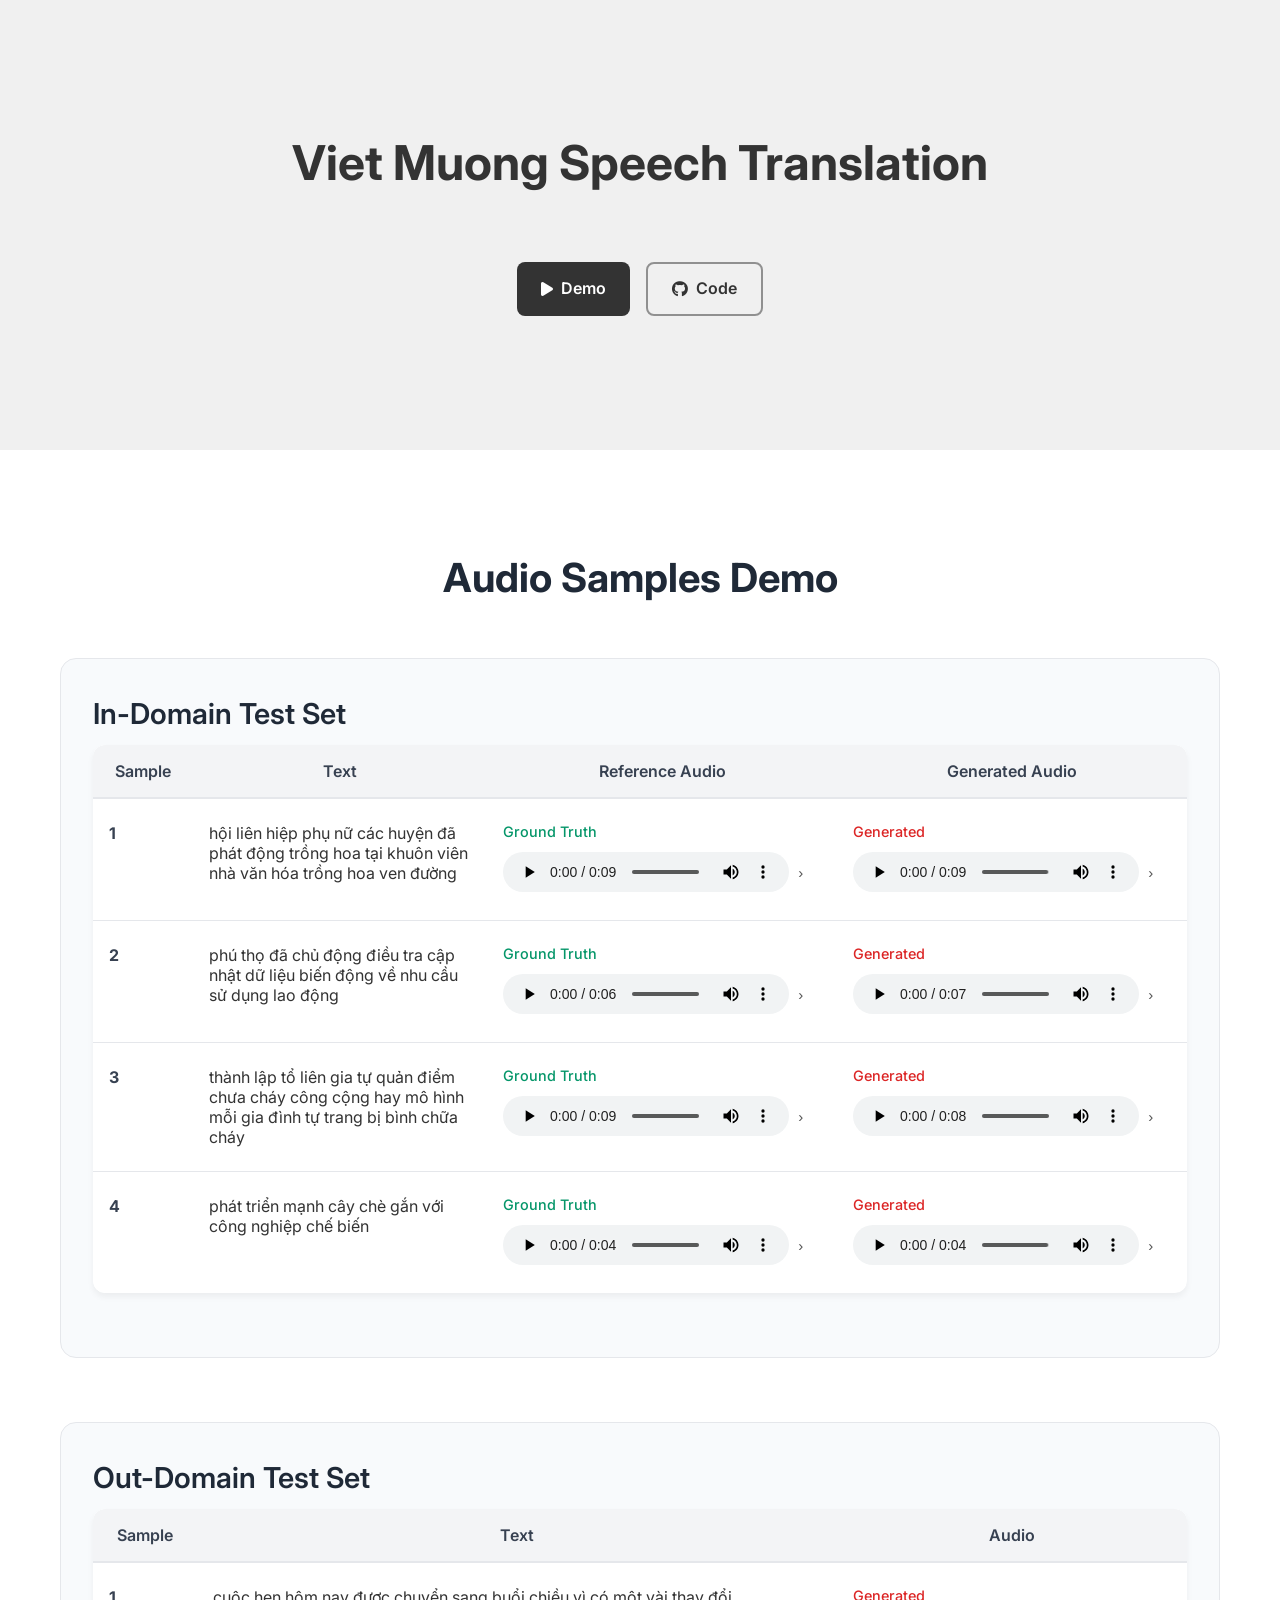
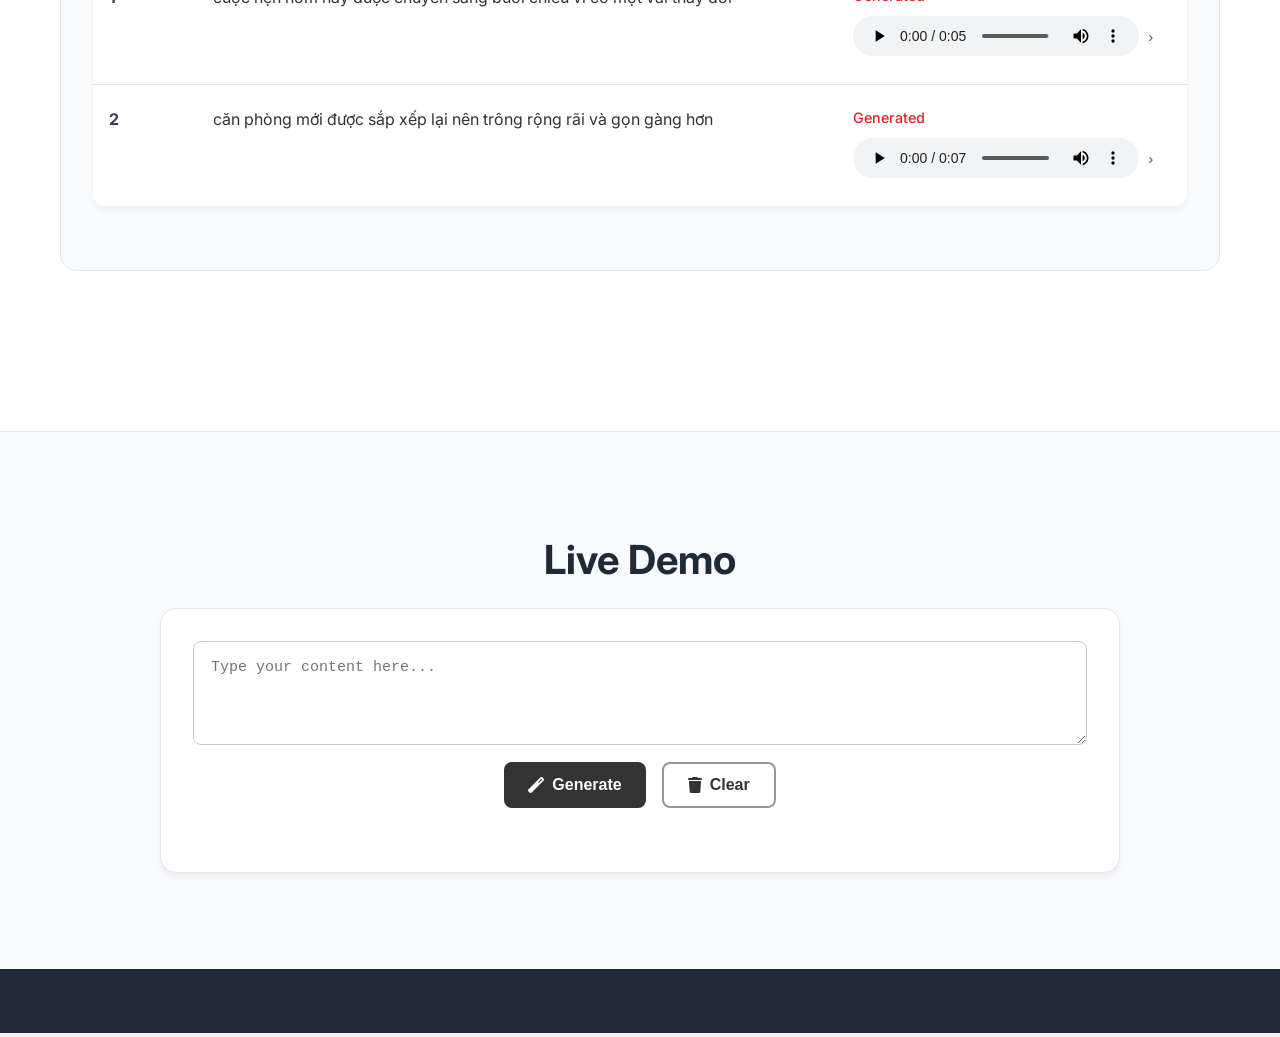
<file: demo/index.html>
<html lang="en"><head>
    <meta charset="UTF-8">
    <meta name="viewport" content="width=device-width, initial-scale=1.0">
    <link rel="icon" href="favicon.png" type="image/png">
    <title>Viet Muong Speech Translation</title>
    <link rel="stylesheet" href="styles.css">
    <link href="https://fonts.googleapis.com/css2?family=Inter:wght@300;400;500;600;700&amp;display=swap" rel="stylesheet">
    <link href="https://cdnjs.cloudflare.com/ajax/libs/font-awesome/6.0.0/css/all.min.css" rel="stylesheet">
  </head>
  <body>
    <!-- Hero Section -->
    <section id="home" class="hero">
      <div class="hero-container">
        <div class="hero-content">
          <h1 class="hero-title">
            Viet Muong Speech Translation
          </h1>

          <!-- Action Buttons -->
          <div class="hero-buttons">
            <a href="#demo" class="btn btn-primary">
              <i class="fas fa-play"></i>
              Demo
            </a>
            <a href="coming-soon.html" class="btn btn-outline">
              <i class="fab fa-github"></i>
              Code
            </a>
          </div>
        </div>
      </div>
    </section>
    <!-- Demo Section -->
    <section id="demo" class="demo-section">
      <div class="demo-container">
        <h2 class="section-title animate">Audio Samples Demo</h2>

        <div id="experiments-container" class="experiments-container"><div class="experiment">
        <h3 class="experiment-title">In-domain test set</h3>
        <div class="table-container">
            <table class="samples-table in">
                <thead>
                    <tr>
                        <th>Sample</th><th>Text</th><th>Reference Audio</th><th>Generated Audio</th>
                    </tr>
                </thead>
                <tbody>
    
            <tr>
                <td class="sample-index" data-label="Sample">1</td>
        
                <td data-label="Text">
                    <p>hội liên hiệp phụ nữ các huyện đã phát động trồng hoa tại khuôn viên nhà văn hóa trồng hoa ven đường</p>
                </td>
            
                <td data-label="Ref Audio">
                    <div class="audio-item">
                        <div class="audio-label ground-truth"></div>
                        <div class="audio-player">
                            <audio controls="" data-sample="001" data-model="gt" data-audio-path="./sample/in-domain/gt/001.wav">
                                <source src="./sample/in-domain/gt/001.wav" type="audio/wav">
                                Your browser does not support the audio element.
                            </audio>
                            <button class="show-spec-btn">›</button>
                        </div>
                        
                        <div class="spectrogram-container" style="display:none;">
                            <div class="spectrogram-label">Spectrogram</div>
                            <img
                                src="./spectrogram/in-domain/gt/001.png"
                                alt="Spectrogram"
                                class="spectrogram-image"
                            >
                        </div>

                    </div>
                </td>

                <td data-label="Gen Audio">
                    <div class="audio-item">
                        <div class="audio-label gen"></div>
                        <div class="audio-player">
                            <audio controls="" data-sample="001" data-model="infer" data-audio-path="./sample/in-domain/infer/001.wav">
                                <source src="./sample/in-domain/infer/001.wav" type="audio/wav">
                                Your browser does not support the audio element.
                            </audio>
                            <button class="show-spec-btn">›</button>
                        </div>
                        
                        <div class="spectrogram-container" style="display:none;">
                            <div class="spectrogram-label">Spectrogram</div>
                            <img
                                src="./spectrogram/in-domain/infer/001.png"
                                alt="Spectrogram"
                                class="spectrogram-image"
                            >
                        </div>

                    </div>
                </td>
            </tr>
            <tr>
                <td class="sample-index" data-label="Sample">2</td>
        
                <td data-label="Text">
                    <p>phú thọ đã chủ động điều tra cập nhật dữ liệu biến động về nhu cầu sử dụng lao động</p>
                </td>
            
                <td data-label="Ref Audio">
                    <div class="audio-item">
                        <div class="audio-label ground-truth"></div>
                        <div class="audio-player">
                            <audio controls="" data-sample="002" data-model="gt" data-audio-path="./sample/in-domain/gt/002.wav">
                                <source src="./sample/in-domain/gt/002.wav" type="audio/wav">
                                Your browser does not support the audio element.
                            </audio>
                            <button class="show-spec-btn">›</button>
                        </div>
                        
                        <div class="spectrogram-container" style="display:none;">
                            <div class="spectrogram-label">Spectrogram</div>
                            <img
                                src="./spectrogram/in-domain/gt/002.png"
                                alt="Spectrogram"
                                class="spectrogram-image"
                            >
                        </div>

                    </div>
                </td>

                <td data-label="Gen Audio">
                    <div class="audio-item">
                        <div class="audio-label gen"></div>
                        <div class="audio-player">
                            <audio controls="" data-sample="002" data-model="infer" data-audio-path="./sample/in-domain/infer/002.wav">
                                <source src="./sample/in-domain/infer/002.wav" type="audio/wav">
                                Your browser does not support the audio element.
                            </audio>
                            <button class="show-spec-btn">›</button>
                        </div>
                        
                        <div class="spectrogram-container" style="display:none;">
                            <div class="spectrogram-label">Spectrogram</div>
                            <img
                                src="./spectrogram/in-domain/infer/002.png"
                                alt="Spectrogram"
                                class="spectrogram-image"
                            >
                        </div>

                    </div>
                </td>
            </tr>
            <tr>
                <td class="sample-index" data-label="Sample">3</td>
        
                <td data-label="Text">
                    <p>thành lập tổ liên gia tự quản điểm chưa cháy công cộng hay mô hình mỗi gia đình tự trang bị bình chữa cháy</p>
                </td>
            
                <td data-label="Ref Audio">
                    <div class="audio-item">
                        <div class="audio-label ground-truth"></div>
                        <div class="audio-player">
                            <audio controls="" data-sample="003" data-model="gt" data-audio-path="./sample/in-domain/gt/003.wav">
                                <source src="./sample/in-domain/gt/003.wav" type="audio/wav">
                                Your browser does not support the audio element.
                            </audio>
                            <button class="show-spec-btn">›</button>
                        </div>
                        
                        <div class="spectrogram-container" style="display:none;">
                            <div class="spectrogram-label">Spectrogram</div>
                            <img
                                src="./spectrogram/in-domain/gt/003.png"
                                alt="Spectrogram"
                                class="spectrogram-image"
                            >
                        </div>

                    </div>
                </td>

                <td data-label="Gen Audio">
                    <div class="audio-item">
                        <div class="audio-label gen"></div>
                        <div class="audio-player">
                            <audio controls="" data-sample="003" data-model="infer" data-audio-path="./sample/in-domain/infer/003.wav">
                                <source src="./sample/in-domain/infer/003.wav" type="audio/wav">
                                Your browser does not support the audio element.
                            </audio>
                            <button class="show-spec-btn">›</button>
                        </div>
                        
                        <div class="spectrogram-container" style="display:none;">
                            <div class="spectrogram-label">Spectrogram</div>
                            <img
                                src="./spectrogram/in-domain/infer/003.png"
                                alt="Spectrogram"
                                class="spectrogram-image"
                            >
                        </div>
                    </div>
                </td>
            </tr>
            <tr>
                <td class="sample-index" data-label="Sample">4</td>
        
                <td data-label="Text">
                    <p>phát triển mạnh cây chè gắn với công nghiệp chế biến</p>
                </td>
            
                <td data-label="Ref Audio">
                    <div class="audio-item">
                        <div class="audio-label ground-truth"></div>
                        <div class="audio-player">
                            <audio controls="" data-sample="004" data-model="gt" data-audio-path="./sample/in-domain/gt/004.wav">
                                <source src="./sample/in-domain/gt/004.wav" type="audio/wav">
                                Your browser does not support the audio element.
                            </audio>
                            <button class="show-spec-btn">›</button>
                        </div>
                        
                        <div class="spectrogram-container" style="display:none;">
                            <div class="spectrogram-label">Spectrogram</div>
                            <img
                                src="./spectrogram/in-domain/gt/004.png"
                                alt="Spectrogram"
                                class="spectrogram-image"
                            >
                        </div>

                    </div>
                </td>

                <td data-label="Gen Audio">
                    <div class="audio-item">
                        <div class="audio-label gen"></div>
                        <div class="audio-player">
                            <audio controls="" data-sample="004" data-model="infer" data-audio-path="./sample/in-domain/infer/004.wav">
                                <source src="./sample/in-domain/infer/004.wav" type="audio/wav">
                                Your browser does not support the audio element.
                            </audio>
                            <button class="show-spec-btn">›</button>
                        </div>
                        
                        <div class="spectrogram-container" style="display:none;">
                            <div class="spectrogram-label">Spectrogram</div>
                            <img
                                src="./spectrogram/in-domain/infer/004.png"
                                alt="Spectrogram"
                                class="spectrogram-image"
                            >
                        </div>

                    </div>
                </td>
            </tr>
                </tbody>
            </table>
        </div>
    </div><div class="experiment">
        <h3 class="experiment-title">Out-domain Test Set</h3>
        <div class="table-container">
            <table class="samples-table out">
                <thead>
                    <tr>
                        <th>Sample</th><th>Text</th><th>Audio</th>
                    </tr>
                </thead>
                <tbody>
            <tr>
                <td class="sample-index" data-label="Sample">1</td>
        
                <td data-label="Text">
                    <p>cuộc hẹn hôm nay được chuyển sang buổi chiều vì có một vài thay đổi</p>
                </td>
            
                <td data-label="Gen Audio">
                    <div class="audio-item">
                        <div class="audio-label gen"></div>
                        <div class="audio-player">
                            <audio controls="" data-sample="001" data-model="infer" data-audio-path="./sample/out-domain/001.wav">
                                <source src="./sample/out-domain/001.wav" type="audio/wav">
                                Your browser does not support the audio element.
                            </audio>
                            <button class="show-spec-btn">›</button>
                        </div>
                        
                        <div class="spectrogram-container" style="display:none;">
                            <div class="spectrogram-label">Spectrogram</div>
                            <img
                                src="./spectrogram/out-domain/001.png"
                                alt="Spectrogram"
                                class="spectrogram-image"
                            >
                        </div>

                    </div>
                </td>
            </tr>
            <tr>
                <td class="sample-index" data-label="Sample">2</td>
        
                <td data-label="Text">
                    <p>căn phòng mới được sắp xếp lại nên trông rộng rãi và gọn gàng hơn</p>
                </td>
            
                <td data-label="Gen Audio">
                    <div class="audio-item">
                        <div class="audio-label gen"></div>
                        <div class="audio-player">
                            <audio controls="" data-sample="002" data-model="infer" data-audio-path="./sample/out-domain/002.wav">
                                <source src="./sample/out-domain/002.wav" type="audio/wav">
                                Your browser does not support the audio element.
                            </audio>
                            <button class="show-spec-btn">›</button>
                        </div>
                        
                        <div class="spectrogram-container" style="display:none;">
                            <div class="spectrogram-label">Spectrogram</div>
                            <img
                                src="./spectrogram/out-domain/002.png"
                                alt="Spectrogram"
                                class="spectrogram-image"
                            >
                        </div>
                    </div>
                </td>
            </tr>
                </tbody>
            </table>
        </div>
    </div></div>
      </div>
    </section>
    <!-- Live Demo Section -->
    <section id="live-demo" class="live-demo-section">
      <div class="live-demo-container">
        <h2 class="section-title animate">Live Demo</h2>

        <!-- Demo Interface -->
        <div class="demo-interface">
          <div class="text-input-box">
            <textarea
                id="textInput"
                placeholder="Type your content here..."
                rows="4"
            ></textarea>
          </div>

          <!-- Recording Tab -->
          <div class="tab-content active" id="generation-tab">
            <div class="genteatation-interface">
              <div class="generation-controls">
                <button id="process-audio" class="btn btn-primary">
                  <i class="fas fa-magic"></i>
                    Generate
                </button>
                <button id="clear-all" class="btn btn-outline">
                  <i class="fas fa-trash"></i>
                    Clear
                </button>
              </div>
            </div>
          </div>
        </div>

          <!-- Processing Status -->
          <div class="processing-status" id="processing-status" style="display: none">
            <div class="loading-spinner">
              <i class="fas fa-spinner fa-spin"></i>
            </div>
            <div class="status-text">
              <h4>Processing...</h4>
              <p>
                This may take a few moments. Please wait.
              </p>
              <div class="progress-bar">
                <div class="progress-fill"></div>
              </div>
            </div>
          </div>

          <!-- Results -->
          <div class="demo-results" id="demo-results" style="display: none">
              <div class="result-item">
                <audio id="result" controls=""></audio>
                <button class="btn btn-outline download-btn" id="download">
                  <i class="fas fa-download"></i>
                  Download
                </button>
              </div>
          </div>

          <!-- Error Display -->
          <div class="demo-error" id="demo-error" style="display: none">
            <div class="error-content">
              <i class="fas fa-exclamation-circle"></i>
              <h4>Processing Error</h4>
              <p id="error-message"></p>
              <button class="btn btn-outline" onclick="resetDemo()">
                <i class="fas fa-redo"></i>
                Try Again
              </button>
            </div>
          </div>
        </div>
      </div>
    </section>

    <!-- Footer -->
    <footer class="footer">
    </footer>

    <!-- Scripts -->
    <script src="script.js"></script>

</body></html>
</file>
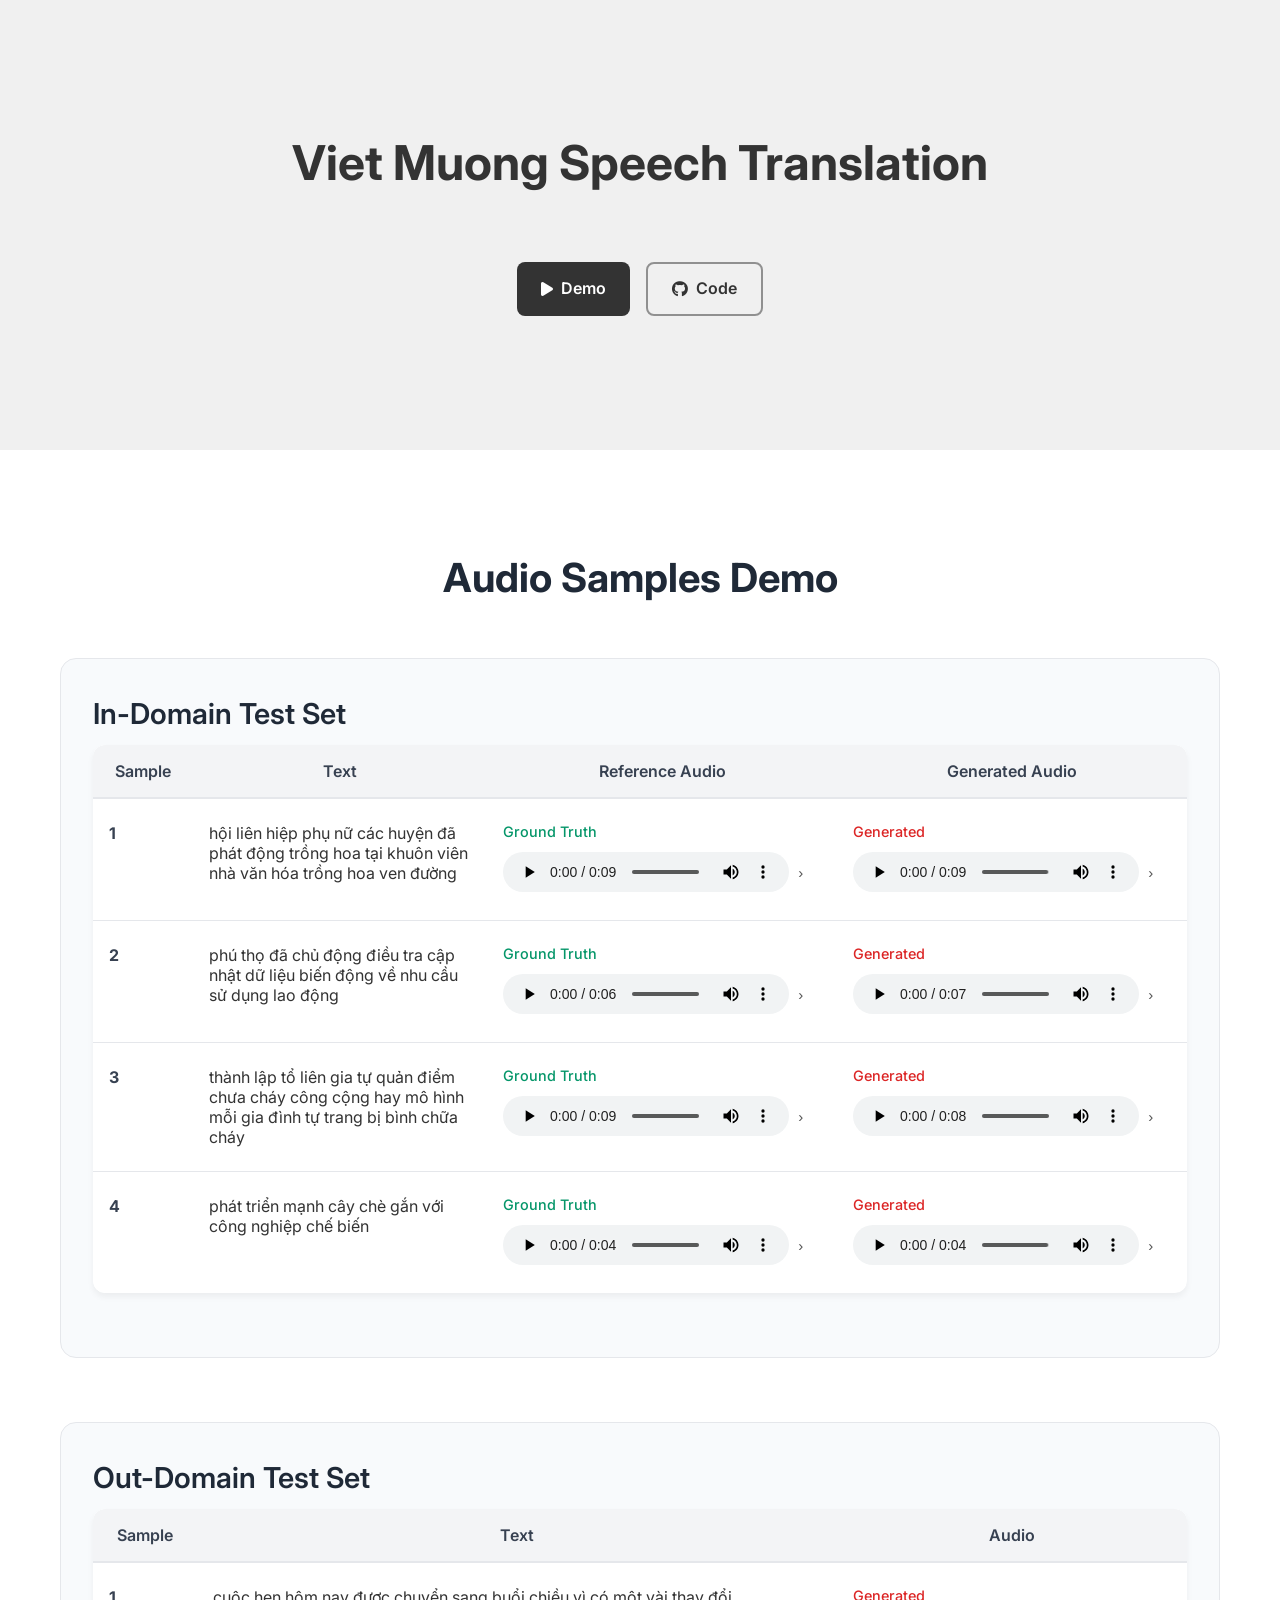
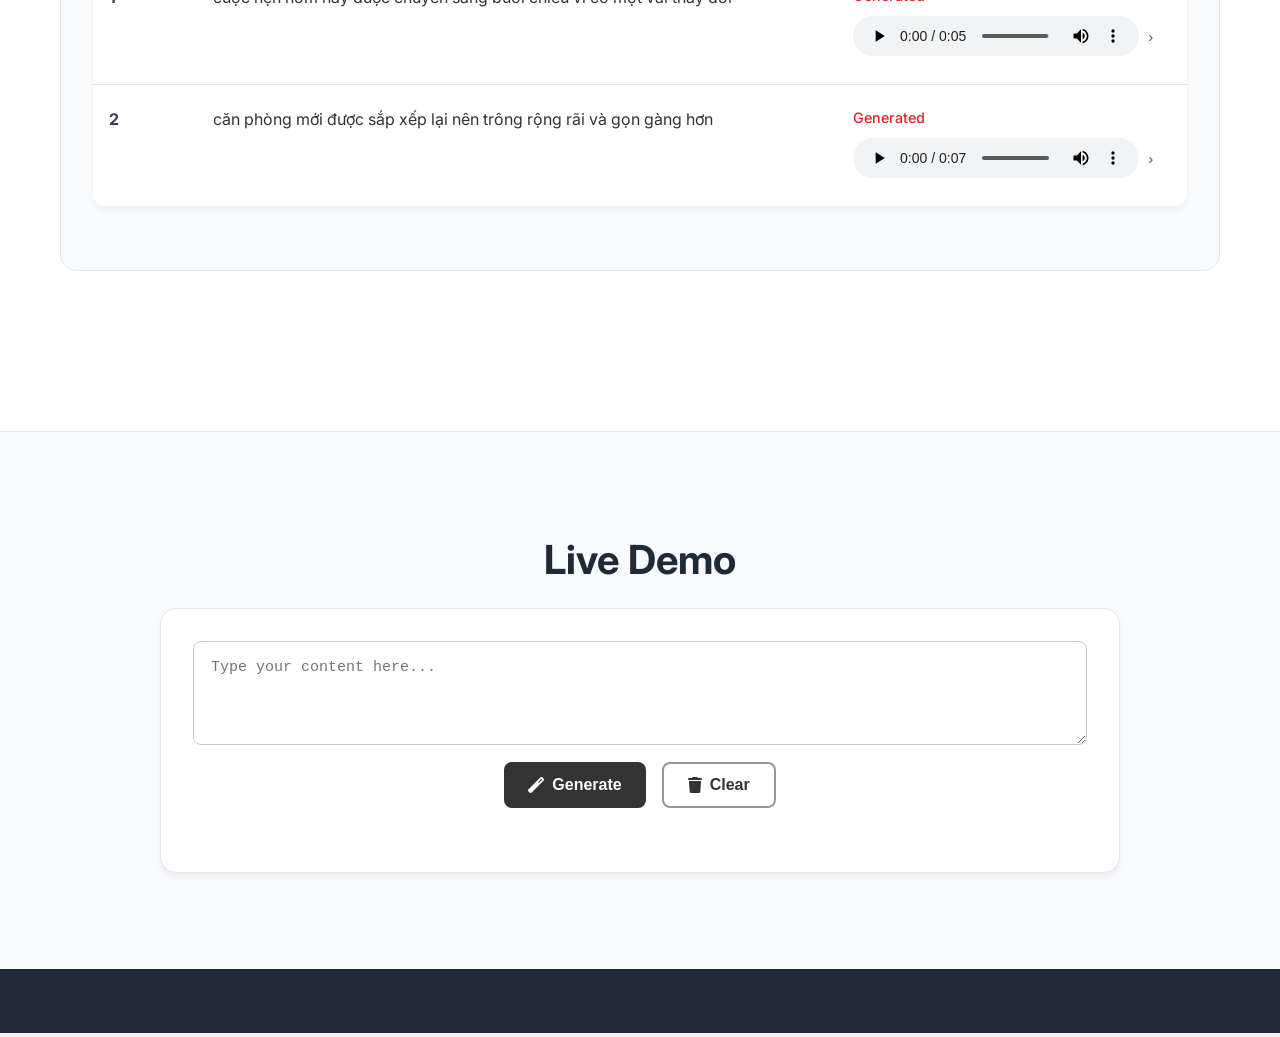
<file: docs/index.html>
<html lang="en"><head>
    <meta charset="UTF-8">
    <meta name="viewport" content="width=device-width, initial-scale=1.0">
    <link rel="icon" href="favicon.png" type="image/png">
    <title>Viet Muong Speech Translation</title>
    <link rel="stylesheet" href="styles.css">
    <link href="https://fonts.googleapis.com/css2?family=Inter:wght@300;400;500;600;700&amp;display=swap" rel="stylesheet">
    <link href="https://cdnjs.cloudflare.com/ajax/libs/font-awesome/6.0.0/css/all.min.css" rel="stylesheet">
  </head>
  <body>
    <!-- Hero Section -->
    <section id="home" class="hero">
      <div class="hero-container">
        <div class="hero-content">
          <h1 class="hero-title">
            Viet Muong Speech Translation
          </h1>

          <!-- Action Buttons -->
          <div class="hero-buttons">
            <a href="#demo" class="btn btn-primary">
              <i class="fas fa-play"></i>
              Demo
            </a>
            <a href="https://github.com/vinhdung195/viet-muong" class="btn btn-outline">
              <i class="fab fa-github"></i>
              Code
            </a>
          </div>
        </div>
      </div>
    </section>
    <!-- Demo Section -->
    <section id="demo" class="demo-section">
      <div class="demo-container">
        <h2 class="section-title animate">Audio Samples Demo</h2>

        <div id="experiments-container" class="experiments-container"><div class="experiment">
        <h3 class="experiment-title">In-domain test set</h3>
        <div class="table-container">
            <table class="samples-table in">
                <thead>
                    <tr>
                        <th>Sample</th><th>Text</th><th>Reference Audio</th><th>Generated Audio</th>
                    </tr>
                </thead>
                <tbody>
    
            <tr>
                <td class="sample-index" data-label="Sample">1</td>
        
                <td data-label="Text">
                    <p>hội liên hiệp phụ nữ các huyện đã phát động trồng hoa tại khuôn viên nhà văn hóa trồng hoa ven đường</p>
                </td>
            
                <td data-label="Ref Audio">
                    <div class="audio-item">
                        <div class="audio-label ground-truth"></div>
                        <div class="audio-player">
                            <audio controls="" data-sample="001" data-model="gt" data-audio-path="./sample/in-domain/gt/001.wav">
                                <source src="./sample/in-domain/gt/001.wav" type="audio/wav">
                                Your browser does not support the audio element.
                            </audio>
                            <button class="show-spec-btn">›</button>
                        </div>
                        
                        <div class="spectrogram-container" style="display:none;">
                            <div class="spectrogram-label">Spectrogram</div>
                            <img
                                src="./spectrogram/in-domain/gt/001.png"
                                alt="Spectrogram"
                                class="spectrogram-image"
                            >
                        </div>

                    </div>
                </td>

                <td data-label="Gen Audio">
                    <div class="audio-item">
                        <div class="audio-label gen"></div>
                        <div class="audio-player">
                            <audio controls="" data-sample="001" data-model="infer" data-audio-path="./sample/in-domain/infer/001.wav">
                                <source src="./sample/in-domain/infer/001.wav" type="audio/wav">
                                Your browser does not support the audio element.
                            </audio>
                            <button class="show-spec-btn">›</button>
                        </div>
                        
                        <div class="spectrogram-container" style="display:none;">
                            <div class="spectrogram-label">Spectrogram</div>
                            <img
                                src="./spectrogram/in-domain/infer/001.png"
                                alt="Spectrogram"
                                class="spectrogram-image"
                            >
                        </div>

                    </div>
                </td>
            </tr>
            <tr>
                <td class="sample-index" data-label="Sample">2</td>
        
                <td data-label="Text">
                    <p>phú thọ đã chủ động điều tra cập nhật dữ liệu biến động về nhu cầu sử dụng lao động</p>
                </td>
            
                <td data-label="Ref Audio">
                    <div class="audio-item">
                        <div class="audio-label ground-truth"></div>
                        <div class="audio-player">
                            <audio controls="" data-sample="002" data-model="gt" data-audio-path="./sample/in-domain/gt/002.wav">
                                <source src="./sample/in-domain/gt/002.wav" type="audio/wav">
                                Your browser does not support the audio element.
                            </audio>
                            <button class="show-spec-btn">›</button>
                        </div>
                        
                        <div class="spectrogram-container" style="display:none;">
                            <div class="spectrogram-label">Spectrogram</div>
                            <img
                                src="./spectrogram/in-domain/gt/002.png"
                                alt="Spectrogram"
                                class="spectrogram-image"
                            >
                        </div>

                    </div>
                </td>

                <td data-label="Gen Audio">
                    <div class="audio-item">
                        <div class="audio-label gen"></div>
                        <div class="audio-player">
                            <audio controls="" data-sample="002" data-model="infer" data-audio-path="./sample/in-domain/infer/002.wav">
                                <source src="./sample/in-domain/infer/002.wav" type="audio/wav">
                                Your browser does not support the audio element.
                            </audio>
                            <button class="show-spec-btn">›</button>
                        </div>
                        
                        <div class="spectrogram-container" style="display:none;">
                            <div class="spectrogram-label">Spectrogram</div>
                            <img
                                src="./spectrogram/in-domain/infer/002.png"
                                alt="Spectrogram"
                                class="spectrogram-image"
                            >
                        </div>

                    </div>
                </td>
            </tr>
            <tr>
                <td class="sample-index" data-label="Sample">3</td>
        
                <td data-label="Text">
                    <p>thành lập tổ liên gia tự quản điểm chưa cháy công cộng hay mô hình mỗi gia đình tự trang bị bình chữa cháy</p>
                </td>
            
                <td data-label="Ref Audio">
                    <div class="audio-item">
                        <div class="audio-label ground-truth"></div>
                        <div class="audio-player">
                            <audio controls="" data-sample="003" data-model="gt" data-audio-path="./sample/in-domain/gt/003.wav">
                                <source src="./sample/in-domain/gt/003.wav" type="audio/wav">
                                Your browser does not support the audio element.
                            </audio>
                            <button class="show-spec-btn">›</button>
                        </div>
                        
                        <div class="spectrogram-container" style="display:none;">
                            <div class="spectrogram-label">Spectrogram</div>
                            <img
                                src="./spectrogram/in-domain/gt/003.png"
                                alt="Spectrogram"
                                class="spectrogram-image"
                            >
                        </div>

                    </div>
                </td>

                <td data-label="Gen Audio">
                    <div class="audio-item">
                        <div class="audio-label gen"></div>
                        <div class="audio-player">
                            <audio controls="" data-sample="003" data-model="infer" data-audio-path="./sample/in-domain/infer/003.wav">
                                <source src="./sample/in-domain/infer/003.wav" type="audio/wav">
                                Your browser does not support the audio element.
                            </audio>
                            <button class="show-spec-btn">›</button>
                        </div>
                        
                        <div class="spectrogram-container" style="display:none;">
                            <div class="spectrogram-label">Spectrogram</div>
                            <img
                                src="./spectrogram/in-domain/infer/003.png"
                                alt="Spectrogram"
                                class="spectrogram-image"
                            >
                        </div>
                    </div>
                </td>
            </tr>
            <tr>
                <td class="sample-index" data-label="Sample">4</td>
        
                <td data-label="Text">
                    <p>phát triển mạnh cây chè gắn với công nghiệp chế biến</p>
                </td>
            
                <td data-label="Ref Audio">
                    <div class="audio-item">
                        <div class="audio-label ground-truth"></div>
                        <div class="audio-player">
                            <audio controls="" data-sample="004" data-model="gt" data-audio-path="./sample/in-domain/gt/004.wav">
                                <source src="./sample/in-domain/gt/004.wav" type="audio/wav">
                                Your browser does not support the audio element.
                            </audio>
                            <button class="show-spec-btn">›</button>
                        </div>
                        
                        <div class="spectrogram-container" style="display:none;">
                            <div class="spectrogram-label">Spectrogram</div>
                            <img
                                src="./spectrogram/in-domain/gt/004.png"
                                alt="Spectrogram"
                                class="spectrogram-image"
                            >
                        </div>

                    </div>
                </td>

                <td data-label="Gen Audio">
                    <div class="audio-item">
                        <div class="audio-label gen"></div>
                        <div class="audio-player">
                            <audio controls="" data-sample="004" data-model="infer" data-audio-path="./sample/in-domain/infer/004.wav">
                                <source src="./sample/in-domain/infer/004.wav" type="audio/wav">
                                Your browser does not support the audio element.
                            </audio>
                            <button class="show-spec-btn">›</button>
                        </div>
                        
                        <div class="spectrogram-container" style="display:none;">
                            <div class="spectrogram-label">Spectrogram</div>
                            <img
                                src="./spectrogram/in-domain/infer/004.png"
                                alt="Spectrogram"
                                class="spectrogram-image"
                            >
                        </div>

                    </div>
                </td>
            </tr>
                </tbody>
            </table>
        </div>
    </div><div class="experiment">
        <h3 class="experiment-title">Out-domain Test Set</h3>
        <div class="table-container">
            <table class="samples-table out">
                <thead>
                    <tr>
                        <th>Sample</th><th>Text</th><th>Audio</th>
                    </tr>
                </thead>
                <tbody>
            <tr>
                <td class="sample-index" data-label="Sample">1</td>
        
                <td data-label="Text">
                    <p>cuộc hẹn hôm nay được chuyển sang buổi chiều vì có một vài thay đổi</p>
                </td>
            
                <td data-label="Gen Audio">
                    <div class="audio-item">
                        <div class="audio-label gen"></div>
                        <div class="audio-player">
                            <audio controls="" data-sample="001" data-model="infer" data-audio-path="./sample/out-domain/001.wav">
                                <source src="./sample/out-domain/001.wav" type="audio/wav">
                                Your browser does not support the audio element.
                            </audio>
                            <button class="show-spec-btn">›</button>
                        </div>
                        
                        <div class="spectrogram-container" style="display:none;">
                            <div class="spectrogram-label">Spectrogram</div>
                            <img
                                src="./spectrogram/out-domain/001.png"
                                alt="Spectrogram"
                                class="spectrogram-image"
                            >
                        </div>

                    </div>
                </td>
            </tr>
            <tr>
                <td class="sample-index" data-label="Sample">2</td>
        
                <td data-label="Text">
                    <p>căn phòng mới được sắp xếp lại nên trông rộng rãi và gọn gàng hơn</p>
                </td>
            
                <td data-label="Gen Audio">
                    <div class="audio-item">
                        <div class="audio-label gen"></div>
                        <div class="audio-player">
                            <audio controls="" data-sample="002" data-model="infer" data-audio-path="./sample/out-domain/002.wav">
                                <source src="./sample/out-domain/002.wav" type="audio/wav">
                                Your browser does not support the audio element.
                            </audio>
                            <button class="show-spec-btn">›</button>
                        </div>
                        
                        <div class="spectrogram-container" style="display:none;">
                            <div class="spectrogram-label">Spectrogram</div>
                            <img
                                src="./spectrogram/out-domain/002.png"
                                alt="Spectrogram"
                                class="spectrogram-image"
                            >
                        </div>
                    </div>
                </td>
            </tr>
                </tbody>
            </table>
        </div>
    </div></div>
      </div>
    </section>
    <!-- Live Demo Section -->
    <section id="live-demo" class="live-demo-section">
      <div class="live-demo-container">
        <h2 class="section-title animate">Live Demo</h2>

        <!-- Demo Interface -->
        <div class="demo-interface">
          <div class="text-input-box">
            <textarea
                id="textInput"
                placeholder="Type your content here..."
                rows="4"
            ></textarea>
          </div>

          <!-- Recording Tab -->
          <div class="tab-content active" id="generation-tab">
            <div class="genteatation-interface">
              <div class="generation-controls">
                <button id="process-audio" class="btn btn-primary">
                  <i class="fas fa-magic"></i>
                    Generate
                </button>
                <button id="clear-all" class="btn btn-outline">
                  <i class="fas fa-trash"></i>
                    Clear
                </button>
              </div>
            </div>
          </div>
        </div>

          <!-- Processing Status -->
          <div class="processing-status" id="processing-status" style="display: none">
            <div class="loading-spinner">
              <i class="fas fa-spinner fa-spin"></i>
            </div>
            <div class="status-text">
              <h4>Processing...</h4>
              <p>
                This may take a few moments. Please wait.
              </p>
              <div class="progress-bar">
                <div class="progress-fill"></div>
              </div>
            </div>
          </div>

          <!-- Results -->
          <div class="demo-results" id="demo-results" style="display: none">
              <div class="result-item">
                <audio id="result" controls=""></audio>
                <button class="btn btn-outline download-btn" id="download">
                  <i class="fas fa-download"></i>
                  Download
                </button>
              </div>
          </div>

          <!-- Error Display -->
          <div class="demo-error" id="demo-error" style="display: none">
            <div class="error-content">
              <i class="fas fa-exclamation-circle"></i>
              <h4>Processing Error</h4>
              <p id="error-message"></p>
              <button class="btn btn-outline" onclick="resetDemo()">
                <i class="fas fa-redo"></i>
                Try Again
              </button>
            </div>
          </div>
        </div>
      </div>
    </section>

    <!-- Footer -->
    <footer class="footer">
    </footer>

    <!-- Scripts -->
    <script src="script.js"></script>

</body></html>
</file>
<file: demo/styles.css>
/* Reset and Base Styles */
* {
    margin: 0;
    padding: 0;
    box-sizing: border-box;
}

html {
    scroll-behavior: smooth;
}

body {
    font-family: 'Inter', -apple-system, BlinkMacSystemFont, 'Segoe UI', Roboto, sans-serif;
    line-height: 1.6;
    color: #333;
    background-color: #f0f0f0;
}

.container {
    max-width: 1200px;
    margin: 0 auto;
    padding: 0 20px;
}

/* Hero Section */
.hero {
    min-height: 50vh;
    display: flex;
    align-items: center;
    background: #f0f0f0;
    color: #333;
    position: relative;
    overflow: hidden;
    padding: 6rem 0;
}

.hero::before {
    content: '';
    position: absolute;
    top: 0;
    left: 0;
    right: 0;
    bottom: 0;
    background: none;
    background-size: cover;
}

.hero-container {
    max-width: 1000px;
    margin: 0 auto;
    padding: 0 20px;
    position: relative;
    z-index: 1;
    text-align: center;
}

.hero-title {
    font-size: 3rem;
    font-weight: 700;
    line-height: 1.2;
    margin-bottom: 2rem;
    color: #333;
}

.gradient-text {
    background: linear-gradient(45deg, #ffffff, #93c5fd);
    -webkit-background-clip: text;
    -webkit-text-fill-color: transparent;
    background-clip: text;
}

.hero-buttons {
    display: flex;
    gap: 1rem;
    flex-wrap: wrap;
    justify-content: center;
    margin-top: 70px;
}

.btn {
    display: inline-flex;
    align-items: center;
    gap: 0.5rem;
    padding: 12px 24px;
    border-radius: 8px;
    text-decoration: none;
    font-weight: 600;
    transition: all 0.3s ease;
    border: none;
    cursor: pointer;
    font-size: 1rem;
}

.btn-primary {
    background: #333;
    color: white;
}

.btn-primary:hover {
    background: #222;
    transform: translateY(-2px);
    box-shadow: 0 8px 25px rgba(51, 51, 51, 0.3);
}

.btn-secondary {
    background: rgba(255, 255, 255, 0.9);
    color: #333;
    border: 1px solid rgba(51, 51, 51, 0.3);
}

.btn-secondary:hover {
    background: rgba(255, 255, 255, 1);
    transform: translateY(-2px);
}

.btn-outline {
    background: transparent;
    color: #333;
    border: 2px solid rgba(51, 51, 51, 0.5);
}

.btn-outline:hover {
    background: rgba(51, 51, 51, 0.1);
    border-color: #333;
    transform: translateY(-2px);
}

/* Responsive Design */
@media (max-width: 768px) {
    .hamburger {
        display: flex;
    }

    .hero-container {
        text-align: center;
    }

    .hero-title {
        font-size: 2.5rem;
    }

    .hero-buttons {
        flex-direction: column;
        align-items: center;
    }

    .btn {
        width: 100%;
        justify-content: center;
        max-width: 300px;
    }
}

/* Animations */
@keyframes fadeInUp {
    from {
        opacity: 0;
        transform: translateY(30px);
    }
    to {
        opacity: 1;
        transform: translateY(0);
    }
}

.fade-in-up {
    animation: fadeInUp 0.6s ease-out;
}

/* Scroll animations */
.section-title,
.audio-card,
.results-card {
    opacity: 0;
    transform: translateY(30px);
    transition: all 0.6s ease;
}

.section-title.animate,
.audio-card.animate,
.results-card.animate {
    opacity: 1;
    transform: translateY(0);
}

/* Section Titles */
.section-title {
    font-size: 2.5rem;
    font-weight: 700;
    text-align: center;
    margin-bottom: 1rem;
    color: #1f2937;
}

.section-description {
    text-align: center;
    font-size: 1.2rem;
    color: #6b7280;
    margin-bottom: 3rem;
    max-width: 600px;
    margin-left: auto;
    margin-right: auto;
}

/* Demo Section Styles */
.demo-section {
    padding: 6rem 0;
    background: white;
}

.demo-container {
    max-width: 1200px;
    margin: 0 auto;
    padding: 0 20px;
}

.experiments-container {
    margin-top: 3rem;
}

.experiment {
    margin-bottom: 4rem;
    background: #f8fafc;
    border-radius: 16px;
    padding: 2rem;
    border: 1px solid #e5e7eb;
}

.experiment-title {
    font-size: 1.8rem;
    font-weight: 600;
    color: #1f2937;
    margin-bottom: 0.5rem;
    text-transform: capitalize;
}

.experiment-description {
    color: #6b7280;
    margin-bottom: 2rem;
    font-size: 1rem;
}

/* Audio Samples Table */
.samples-table {
    width: 100%;
    border-collapse: collapse;
    background: white;
    border-radius: 12px;
    overflow: hidden;
    box-shadow: 0 4px 6px rgba(0, 0, 0, 0.05);
}

.table-container {
    overflow-x: auto;
    margin-bottom: 2rem;
    border-radius: 12px;
    box-shadow: 0 4px 6px rgba(0, 0, 0, 0.05);
}

.samples-table th {
    background: #f3f4f6;
    padding: 1rem;
    font-weight: 600;
    color: #374151;
    text-align: center;
    border-bottom: 2px solid #e5e7eb;
    white-space: nowrap;
}

.samples-table th:first-child {
    min-width: 100px;
    position: sticky;
    left: 0;
    z-index: 10;
    background: #f3f4f6;
}

.samples-table td {
    padding: 1.5rem 1rem;
    border-bottom: 1px solid #e5e7eb;
    vertical-align: top;
    white-space: normal;
    min-width: 350px;
}

.samples-table td:first-child {
    min-width: 100px;
    position: sticky;
    left: 0;
    z-index: 5;
    background: white;
    white-space: nowrap;
}

.samples-table th:nth-child(2),
.samples-table td:nth-child(2) {
    min-width: 100px;
    width: 400px;
}

.out th:nth-child(2),
.out td:nth-child(2) {
    width: 640px;
    min-width: 640px;
}

.out th:nth-child(3),
.out td:nth-child(3) {
    width: 350px;
    min-width: 350px;
}


.samples-table tr:last-child td {
    border-bottom: none;
}

.samples-table tr:hover {
    background: #f8fafc;
}

.sample-index {
    font-weight: 700;
    color: #374151;
}

/* Audio Item Styles */
.audio-item {
    display: flex;
    flex-direction: column;
    gap: 0.75rem;
    min-width: 250px;
    white-space: normal;
}

.audio-item .transcript {
    white-space: normal;
    word-wrap: break-word;
    overflow-wrap: break-word;
}

.audio-label {
    font-weight: 600;
    color: #1f2937;
    font-size: 0.9rem;
    text-transform: uppercase;
    letter-spacing: 0.5px;
}

.audio-label.ground-truth {
    color: #059669;
}

.audio-label.ground-truth::after {
    content: " Ground Truth";
    font-weight: 500;
    text-transform: none;
    letter-spacing: normal;
}

.audio-label.gen {
    color: #dc2626;
}

.audio-label.gen::after {
    content: " Generated";
    font-weight: 500;
    text-transform: none;
    letter-spacing: normal;
}

.audio-player {
    width: 100%;
}

.audio-player audio {
    width: 90%;
    height: 40px;
    cursor: pointer;
    transition: opacity 0.3s ease;
}

.audio-player audio:hover {
    opacity: 0.8;
}

/* Audio Error Styling */
.audio-error {
    display: flex;
    flex-direction: column;
    align-items: center;
    justify-content: center;
    padding: 1rem;
    background: #fee2e2;
    border: 1px solid #fecaca;
    border-radius: 8px;
    color: #dc2626;
    font-size: 0.9rem;
    text-align: center;
    min-height: 60px;
}

.audio-error i {
    font-size: 1.2rem;
    margin-bottom: 0.5rem;
    opacity: 0.8;
}

.error-details {
    font-size: 0.75rem;
    opacity: 0.7;
    margin-top: 0.25rem;
    font-family: monospace;
}

.transcript {
    font-size: 0.75rem;
    color: #6b7280;
    font-style: italic;
    line-height: 1.3;
    padding: 0.5rem;
    background: #f8fafc;
    border-radius: 6px;
    border-left: 3px solid #e5e7eb;
    margin-top: 0.5rem;
    transition: all 0.3s ease;
    white-space: normal;
    word-wrap: break-word;
    overflow-wrap: break-word;
    max-width: 100%;
    display: block;
}

.transcript.ground-truth {
    border-left-color: #059669;
    background: #ecfdf5;
    color: #065f46;
    font-weight: 500;
}

.transcript:before {
    content: "💬";
    margin-right: 0.4rem;
    opacity: 0.7;
    font-size: 0.8rem;
}

/* Spectrogram Container */
.spectrogram-container {
    margin-top: 1rem;
    padding: 1rem;
    background: #f1f5f9;
    border-radius: 8px;
    border: 1px solid #e2e8f0;
    display: none;
    animation: fadeIn 0.3s ease;
}

.spectrogram-container.show {
    display: block;
}

.spectrogram-placeholder {
    width: 100%;
    height: 150px;
    background: linear-gradient(135deg, #667eea 0%, #764ba2 100%);
    border-radius: 6px;
    display: flex;
    align-items: center;
    justify-content: center;
    color: white;
    font-weight: 500;
    position: relative;
    overflow: hidden;
}

.spectrogram-placeholder::before {
    content: '';
    position: absolute;
    top: 0;
    left: -100%;
    width: 100%;
    height: 100%;
    background: linear-gradient(90deg, transparent, rgba(255, 255, 255, 0.3), transparent);
    animation: shimmer 2s infinite;
}

.spectrogram-image {
    width: 100%;
    height: 100%;
    object-fit: contain;
    border-radius: 8px;
}

@keyframes shimmer {
    0% { left: -100%; }
    100% { left: 100%; }
}

.spectrogram-label {
    font-size: 0.8rem;
    color: #64748b;
    margin-bottom: 0.5rem;
    font-weight: 500;
}

.show-spec-btn {
    flex-shrink: 0;
    width: 15px;
    height: 15px;
    border: none;
    background: transparent;
    font-size: 15px;
    line-height: 20px;
    cursor: pointer;
    color: #555;
    transition: transform 0.2s ease;
    position: relative;
    top: -14px; 
}

.show-spec-btn:hover {
    color: #000;
}

/* Live Demo Section */
.live-demo-section {
    padding: 6rem 0;
    background: #f8fafc;
    border-top: 1px solid #e5e7eb;
}

.live-demo-container {
    max-width: 1000px;
    margin: 0 auto;
    padding: 0 20px;
}

/* Demo Interface */
.demo-interface {
    background: white;
    border-radius: 16px;
    padding: 2rem;
    box-shadow: 0 4px 6px rgba(0, 0, 0, 0.05);
    border: 1px solid #e5e7eb;
}

/* Text Input */
.text-input-box {
  display: flex;
  flex-direction: column;
  gap: 8px;
  margin-bottom: 17px;
}

.text-input-box textarea {
  width: 100%;
  padding: 17px;
  border: 1px solid #ccc;
  border-radius: 8px;
  font-size: 15px;
  resize: vertical;
}

/* Tab Content */
.tab-content {
    display: none;
}

.tab-content.active {
    display: block;
    animation: fadeIn 0.3s ease;
}

/* Recording Interface */
.generation-interface {
    text-align: center;
}

.generation-controls {
    display: flex;
    gap: 1rem;
    justify-content: center;
    margin-bottom: 2rem;
    flex-wrap: wrap;
}

/* Processing Status */
.processing-status {
    text-align: center;
    padding: 3rem 2rem;
    background: #f8fafc;
    border-radius: 12px;
    border: 1px solid #e2e8f0;
    margin: 2rem 0;
}

.loading-spinner {
    font-size: 2rem;
    color: #3b82f6;
    margin-bottom: 1rem;
}

.loading-spinner i {
    animation: spin 1s linear infinite;
}

.processing-status h4 {
    color: #374151;
    margin-bottom: 0.5rem;
}

.processing-status p {
    color: #64748b;
    margin-bottom: 2rem;
}

.progress-bar {
    width: 100%;
    max-width: 300px;
    margin: 0 auto;
    height: 4px;
    background: #e2e8f0;
    border-radius: 2px;
    overflow: hidden;
}

.progress-fill {
    height: 100%;
    background: linear-gradient(90deg, #3b82f6, #1d4ed8);
    border-radius: 2px;
    animation: progressIndeterminate 1.5s infinite;
}

@keyframes progressIndeterminate {
    0% { transform: translateX(-100%); }
    100% { transform: translateX(300%); }
}

/* Demo Results */
.demo-results {
    background: #f8fafc;
    border-radius: 12px;
    padding: 2rem;
    border: 1px solid #e2e8f0;
    margin: 2rem 0;
}

.result-item {
    background: white;
    border-radius: 8px;
    padding: 1.5rem;
    border: 1px solid #e2e8f0;
    text-align: center;
}

.result-item audio {
    width: 100%;
    margin-bottom: 1rem;
}

.download-btn {
    margin-top: 1rem;
    width: 18%;
}

/* Demo Error */
.demo-error {
    background: #fef2f2;
    border: 1px solid #fecaca;
    border-radius: 12px;
    padding: 2rem;
    margin: 2rem 0;
    text-align: center;
}

.error-content {
    max-width: 400px;
    margin: 0 auto;
}

.error-content i {
    font-size: 2rem;
    color: #dc2626;
    margin-bottom: 1rem;
}

.error-content h4 {
    color: #dc2626;
    margin-bottom: 0.5rem;
}

.error-content p {
    color: #991b1b;
    margin-bottom: 2rem;
    line-height: 1.5;
}

/* Responsive Design for Live Demo */
@media (max-width: 768px) {
    .live-demo-section {
        padding: 4rem 0;
    }

    .demo-notes {
        gap: 0.75rem;
    }

    .note {
        padding: 0.75rem 1rem;
        font-size: 0.9rem;
    }

    .demo-interface {
        padding: 1.5rem;
    }

    .demo-tabs {
        flex-direction: column;
        gap: 0.25rem;
    }

    .tab-button {
        padding: 1rem;
    }

    .generation-controls {
        flex-direction: column;
        align-items: center;
    }

    .generation-controls .btn {
        width: 100%;
        max-width: 250px;
    }

    .btn-large {
        min-width: auto;
        width: 100%;
        max-width: 350px;
    }

    .processing-status {
        padding: 2rem 1rem;
    }
}

@media (max-width: 480px) {
    .demo-interface {
        padding: 1rem;
    }

    .note {
        flex-direction: column;
        align-items: flex-start;
        gap: 0.5rem;
    }

    .note i {
        margin-top: 0;
    }

    .btn-large {
        padding: 0.875rem 1.5rem;
        font-size: 1rem;
    }
}

/* Footer */
.footer {
    background: #1f2937;
    color: white;
    padding: 3rem 0 1rem;
}

.footer-container {
    max-width: 1200px;
    margin: 0 auto;
    padding: 0 20px;
}

.footer-content {
    display: grid;
    grid-template-columns: repeat(auto-fit, minmax(250px, 1fr));
    gap: 2rem;
    margin-bottom: 2rem;
}

.footer-section h3 {
    color: #f9fafb;
    margin-bottom: 1rem;
    font-size: 1.2rem;
}

.footer-section h4 {
    color: #d1d5db;
    margin-bottom: 1rem;
    font-size: 1rem;
}

.footer-section p {
    color: #9ca3af;
    line-height: 1.6;
}

.footer-section ul {
    list-style: none;
}

.footer-section ul li {
    margin-bottom: 0.5rem;
}

.footer-section ul li a {
    color: #9ca3af;
    text-decoration: none;
    transition: color 0.3s ease;
}

.footer-section ul li a:hover {
    color: #f9fafb;
}

.footer-bottom {
    text-align: center;
    padding-top: 2rem;
    border-top: 1px solid #374151;
    color: #9ca3af;
}
</file>
<file: docs/styles.css>
/* Reset and Base Styles */
* {
    margin: 0;
    padding: 0;
    box-sizing: border-box;
}

html {
    scroll-behavior: smooth;
}

body {
    font-family: 'Inter', -apple-system, BlinkMacSystemFont, 'Segoe UI', Roboto, sans-serif;
    line-height: 1.6;
    color: #333;
    background-color: #f0f0f0;
}

.container {
    max-width: 1200px;
    margin: 0 auto;
    padding: 0 20px;
}

/* Hero Section */
.hero {
    min-height: 50vh;
    display: flex;
    align-items: center;
    background: #f0f0f0;
    color: #333;
    position: relative;
    overflow: hidden;
    padding: 6rem 0;
}

.hero::before {
    content: '';
    position: absolute;
    top: 0;
    left: 0;
    right: 0;
    bottom: 0;
    background: none;
    background-size: cover;
}

.hero-container {
    max-width: 1000px;
    margin: 0 auto;
    padding: 0 20px;
    position: relative;
    z-index: 1;
    text-align: center;
}

.hero-title {
    font-size: 3rem;
    font-weight: 700;
    line-height: 1.2;
    margin-bottom: 2rem;
    color: #333;
}

.gradient-text {
    background: linear-gradient(45deg, #ffffff, #93c5fd);
    -webkit-background-clip: text;
    -webkit-text-fill-color: transparent;
    background-clip: text;
}

.hero-buttons {
    display: flex;
    gap: 1rem;
    flex-wrap: wrap;
    justify-content: center;
    margin-top: 70px;
}

.btn {
    display: inline-flex;
    align-items: center;
    gap: 0.5rem;
    padding: 12px 24px;
    border-radius: 8px;
    text-decoration: none;
    font-weight: 600;
    transition: all 0.3s ease;
    border: none;
    cursor: pointer;
    font-size: 1rem;
}

.btn-primary {
    background: #333;
    color: white;
}

.btn-primary:hover {
    background: #222;
    transform: translateY(-2px);
    box-shadow: 0 8px 25px rgba(51, 51, 51, 0.3);
}

.btn-secondary {
    background: rgba(255, 255, 255, 0.9);
    color: #333;
    border: 1px solid rgba(51, 51, 51, 0.3);
}

.btn-secondary:hover {
    background: rgba(255, 255, 255, 1);
    transform: translateY(-2px);
}

.btn-outline {
    background: transparent;
    color: #333;
    border: 2px solid rgba(51, 51, 51, 0.5);
}

.btn-outline:hover {
    background: rgba(51, 51, 51, 0.1);
    border-color: #333;
    transform: translateY(-2px);
}

/* Responsive Design */
@media (max-width: 768px) {
    .hamburger {
        display: flex;
    }

    .hero-container {
        text-align: center;
    }

    .hero-title {
        font-size: 2.5rem;
    }

    .hero-buttons {
        flex-direction: column;
        align-items: center;
    }

    .btn {
        width: 100%;
        justify-content: center;
        max-width: 300px;
    }
}

/* Animations */
@keyframes fadeInUp {
    from {
        opacity: 0;
        transform: translateY(30px);
    }
    to {
        opacity: 1;
        transform: translateY(0);
    }
}

.fade-in-up {
    animation: fadeInUp 0.6s ease-out;
}

/* Scroll animations */
.section-title,
.audio-card,
.results-card {
    opacity: 0;
    transform: translateY(30px);
    transition: all 0.6s ease;
}

.section-title.animate,
.audio-card.animate,
.results-card.animate {
    opacity: 1;
    transform: translateY(0);
}

/* Section Titles */
.section-title {
    font-size: 2.5rem;
    font-weight: 700;
    text-align: center;
    margin-bottom: 1rem;
    color: #1f2937;
}

.section-description {
    text-align: center;
    font-size: 1.2rem;
    color: #6b7280;
    margin-bottom: 3rem;
    max-width: 600px;
    margin-left: auto;
    margin-right: auto;
}

/* Demo Section Styles */
.demo-section {
    padding: 6rem 0;
    background: white;
}

.demo-container {
    max-width: 1200px;
    margin: 0 auto;
    padding: 0 20px;
}

.experiments-container {
    margin-top: 3rem;
}

.experiment {
    margin-bottom: 4rem;
    background: #f8fafc;
    border-radius: 16px;
    padding: 2rem;
    border: 1px solid #e5e7eb;
}

.experiment-title {
    font-size: 1.8rem;
    font-weight: 600;
    color: #1f2937;
    margin-bottom: 0.5rem;
    text-transform: capitalize;
}

.experiment-description {
    color: #6b7280;
    margin-bottom: 2rem;
    font-size: 1rem;
}

/* Audio Samples Table */
.samples-table {
    width: 100%;
    border-collapse: collapse;
    background: white;
    border-radius: 12px;
    overflow: hidden;
    box-shadow: 0 4px 6px rgba(0, 0, 0, 0.05);
}

.table-container {
    overflow-x: auto;
    margin-bottom: 2rem;
    border-radius: 12px;
    box-shadow: 0 4px 6px rgba(0, 0, 0, 0.05);
}

.samples-table th {
    background: #f3f4f6;
    padding: 1rem;
    font-weight: 600;
    color: #374151;
    text-align: center;
    border-bottom: 2px solid #e5e7eb;
    white-space: nowrap;
}

.samples-table th:first-child {
    min-width: 100px;
    position: sticky;
    left: 0;
    z-index: 10;
    background: #f3f4f6;
}

.samples-table td {
    padding: 1.5rem 1rem;
    border-bottom: 1px solid #e5e7eb;
    vertical-align: top;
    white-space: normal;
    min-width: 350px;
}

.samples-table td:first-child {
    min-width: 100px;
    position: sticky;
    left: 0;
    z-index: 5;
    background: white;
    white-space: nowrap;
}

.samples-table th:nth-child(2),
.samples-table td:nth-child(2) {
    min-width: 100px;
    width: 400px;
}

.out th:nth-child(2),
.out td:nth-child(2) {
    width: 640px;
    min-width: 640px;
}

.out th:nth-child(3),
.out td:nth-child(3) {
    width: 350px;
    min-width: 350px;
}


.samples-table tr:last-child td {
    border-bottom: none;
}

.samples-table tr:hover {
    background: #f8fafc;
}

.sample-index {
    font-weight: 700;
    color: #374151;
}

/* Audio Item Styles */
.audio-item {
    display: flex;
    flex-direction: column;
    gap: 0.75rem;
    min-width: 250px;
    white-space: normal;
}

.audio-item .transcript {
    white-space: normal;
    word-wrap: break-word;
    overflow-wrap: break-word;
}

.audio-label {
    font-weight: 600;
    color: #1f2937;
    font-size: 0.9rem;
    text-transform: uppercase;
    letter-spacing: 0.5px;
}

.audio-label.ground-truth {
    color: #059669;
}

.audio-label.ground-truth::after {
    content: " Ground Truth";
    font-weight: 500;
    text-transform: none;
    letter-spacing: normal;
}

.audio-label.gen {
    color: #dc2626;
}

.audio-label.gen::after {
    content: " Generated";
    font-weight: 500;
    text-transform: none;
    letter-spacing: normal;
}

.audio-player {
    width: 100%;
}

.audio-player audio {
    width: 90%;
    height: 40px;
    cursor: pointer;
    transition: opacity 0.3s ease;
}

.audio-player audio:hover {
    opacity: 0.8;
}

/* Audio Error Styling */
.audio-error {
    display: flex;
    flex-direction: column;
    align-items: center;
    justify-content: center;
    padding: 1rem;
    background: #fee2e2;
    border: 1px solid #fecaca;
    border-radius: 8px;
    color: #dc2626;
    font-size: 0.9rem;
    text-align: center;
    min-height: 60px;
}

.audio-error i {
    font-size: 1.2rem;
    margin-bottom: 0.5rem;
    opacity: 0.8;
}

.error-details {
    font-size: 0.75rem;
    opacity: 0.7;
    margin-top: 0.25rem;
    font-family: monospace;
}

.transcript {
    font-size: 0.75rem;
    color: #6b7280;
    font-style: italic;
    line-height: 1.3;
    padding: 0.5rem;
    background: #f8fafc;
    border-radius: 6px;
    border-left: 3px solid #e5e7eb;
    margin-top: 0.5rem;
    transition: all 0.3s ease;
    white-space: normal;
    word-wrap: break-word;
    overflow-wrap: break-word;
    max-width: 100%;
    display: block;
}

.transcript.ground-truth {
    border-left-color: #059669;
    background: #ecfdf5;
    color: #065f46;
    font-weight: 500;
}

.transcript:before {
    content: "💬";
    margin-right: 0.4rem;
    opacity: 0.7;
    font-size: 0.8rem;
}

/* Spectrogram Container */
.spectrogram-container {
    margin-top: 1rem;
    padding: 1rem;
    background: #f1f5f9;
    border-radius: 8px;
    border: 1px solid #e2e8f0;
    display: none;
    animation: fadeIn 0.3s ease;
}

.spectrogram-container.show {
    display: block;
}

.spectrogram-placeholder {
    width: 100%;
    height: 150px;
    background: linear-gradient(135deg, #667eea 0%, #764ba2 100%);
    border-radius: 6px;
    display: flex;
    align-items: center;
    justify-content: center;
    color: white;
    font-weight: 500;
    position: relative;
    overflow: hidden;
}

.spectrogram-placeholder::before {
    content: '';
    position: absolute;
    top: 0;
    left: -100%;
    width: 100%;
    height: 100%;
    background: linear-gradient(90deg, transparent, rgba(255, 255, 255, 0.3), transparent);
    animation: shimmer 2s infinite;
}

.spectrogram-image {
    width: 100%;
    height: 100%;
    object-fit: contain;
    border-radius: 8px;
}

@keyframes shimmer {
    0% { left: -100%; }
    100% { left: 100%; }
}

.spectrogram-label {
    font-size: 0.8rem;
    color: #64748b;
    margin-bottom: 0.5rem;
    font-weight: 500;
}

.show-spec-btn {
    flex-shrink: 0;
    width: 15px;
    height: 15px;
    border: none;
    background: transparent;
    font-size: 15px;
    line-height: 20px;
    cursor: pointer;
    color: #555;
    transition: transform 0.2s ease;
    position: relative;
    top: -14px; 
}

.show-spec-btn:hover {
    color: #000;
}

/* Live Demo Section */
.live-demo-section {
    padding: 6rem 0;
    background: #f8fafc;
    border-top: 1px solid #e5e7eb;
}

.live-demo-container {
    max-width: 1000px;
    margin: 0 auto;
    padding: 0 20px;
}

/* Demo Interface */
.demo-interface {
    background: white;
    border-radius: 16px;
    padding: 2rem;
    box-shadow: 0 4px 6px rgba(0, 0, 0, 0.05);
    border: 1px solid #e5e7eb;
}

/* Text Input */
.text-input-box {
  display: flex;
  flex-direction: column;
  gap: 8px;
  margin-bottom: 17px;
}

.text-input-box textarea {
  width: 100%;
  padding: 17px;
  border: 1px solid #ccc;
  border-radius: 8px;
  font-size: 15px;
  resize: vertical;
}

/* Tab Content */
.tab-content {
    display: none;
}

.tab-content.active {
    display: block;
    animation: fadeIn 0.3s ease;
}

/* Recording Interface */
.generation-interface {
    text-align: center;
}

.generation-controls {
    display: flex;
    gap: 1rem;
    justify-content: center;
    margin-bottom: 2rem;
    flex-wrap: wrap;
}

/* Processing Status */
.processing-status {
    text-align: center;
    padding: 3rem 2rem;
    background: #f8fafc;
    border-radius: 12px;
    border: 1px solid #e2e8f0;
    margin: 2rem 0;
}

.loading-spinner {
    font-size: 2rem;
    color: #3b82f6;
    margin-bottom: 1rem;
}

.loading-spinner i {
    animation: spin 1s linear infinite;
}

.processing-status h4 {
    color: #374151;
    margin-bottom: 0.5rem;
}

.processing-status p {
    color: #64748b;
    margin-bottom: 2rem;
}

.progress-bar {
    width: 100%;
    max-width: 300px;
    margin: 0 auto;
    height: 4px;
    background: #e2e8f0;
    border-radius: 2px;
    overflow: hidden;
}

.progress-fill {
    height: 100%;
    background: linear-gradient(90deg, #3b82f6, #1d4ed8);
    border-radius: 2px;
    animation: progressIndeterminate 1.5s infinite;
}

@keyframes progressIndeterminate {
    0% { transform: translateX(-100%); }
    100% { transform: translateX(300%); }
}

/* Demo Results */
.demo-results {
    background: #f8fafc;
    border-radius: 12px;
    padding: 2rem;
    border: 1px solid #e2e8f0;
    margin: 2rem 0;
}

.result-item {
    background: white;
    border-radius: 8px;
    padding: 1.5rem;
    border: 1px solid #e2e8f0;
    text-align: center;
}

.result-item audio {
    width: 100%;
    margin-bottom: 1rem;
}

.download-btn {
    margin-top: 1rem;
    width: 18%;
}

/* Demo Error */
.demo-error {
    background: #fef2f2;
    border: 1px solid #fecaca;
    border-radius: 12px;
    padding: 2rem;
    margin: 2rem 0;
    text-align: center;
}

.error-content {
    max-width: 400px;
    margin: 0 auto;
}

.error-content i {
    font-size: 2rem;
    color: #dc2626;
    margin-bottom: 1rem;
}

.error-content h4 {
    color: #dc2626;
    margin-bottom: 0.5rem;
}

.error-content p {
    color: #991b1b;
    margin-bottom: 2rem;
    line-height: 1.5;
}

/* Responsive Design for Live Demo */
@media (max-width: 768px) {
    .live-demo-section {
        padding: 4rem 0;
    }

    .demo-notes {
        gap: 0.75rem;
    }

    .note {
        padding: 0.75rem 1rem;
        font-size: 0.9rem;
    }

    .demo-interface {
        padding: 1.5rem;
    }

    .demo-tabs {
        flex-direction: column;
        gap: 0.25rem;
    }

    .tab-button {
        padding: 1rem;
    }

    .generation-controls {
        flex-direction: column;
        align-items: center;
    }

    .generation-controls .btn {
        width: 100%;
        max-width: 250px;
    }

    .btn-large {
        min-width: auto;
        width: 100%;
        max-width: 350px;
    }

    .processing-status {
        padding: 2rem 1rem;
    }
}

@media (max-width: 480px) {
    .demo-interface {
        padding: 1rem;
    }

    .note {
        flex-direction: column;
        align-items: flex-start;
        gap: 0.5rem;
    }

    .note i {
        margin-top: 0;
    }

    .btn-large {
        padding: 0.875rem 1.5rem;
        font-size: 1rem;
    }
}

/* Footer */
.footer {
    background: #1f2937;
    color: white;
    padding: 3rem 0 1rem;
}

.footer-container {
    max-width: 1200px;
    margin: 0 auto;
    padding: 0 20px;
}

.footer-content {
    display: grid;
    grid-template-columns: repeat(auto-fit, minmax(250px, 1fr));
    gap: 2rem;
    margin-bottom: 2rem;
}

.footer-section h3 {
    color: #f9fafb;
    margin-bottom: 1rem;
    font-size: 1.2rem;
}

.footer-section h4 {
    color: #d1d5db;
    margin-bottom: 1rem;
    font-size: 1rem;
}

.footer-section p {
    color: #9ca3af;
    line-height: 1.6;
}

.footer-section ul {
    list-style: none;
}

.footer-section ul li {
    margin-bottom: 0.5rem;
}

.footer-section ul li a {
    color: #9ca3af;
    text-decoration: none;
    transition: color 0.3s ease;
}

.footer-section ul li a:hover {
    color: #f9fafb;
}

.footer-bottom {
    text-align: center;
    padding-top: 2rem;
    border-top: 1px solid #374151;
    color: #9ca3af;
}
</file>
